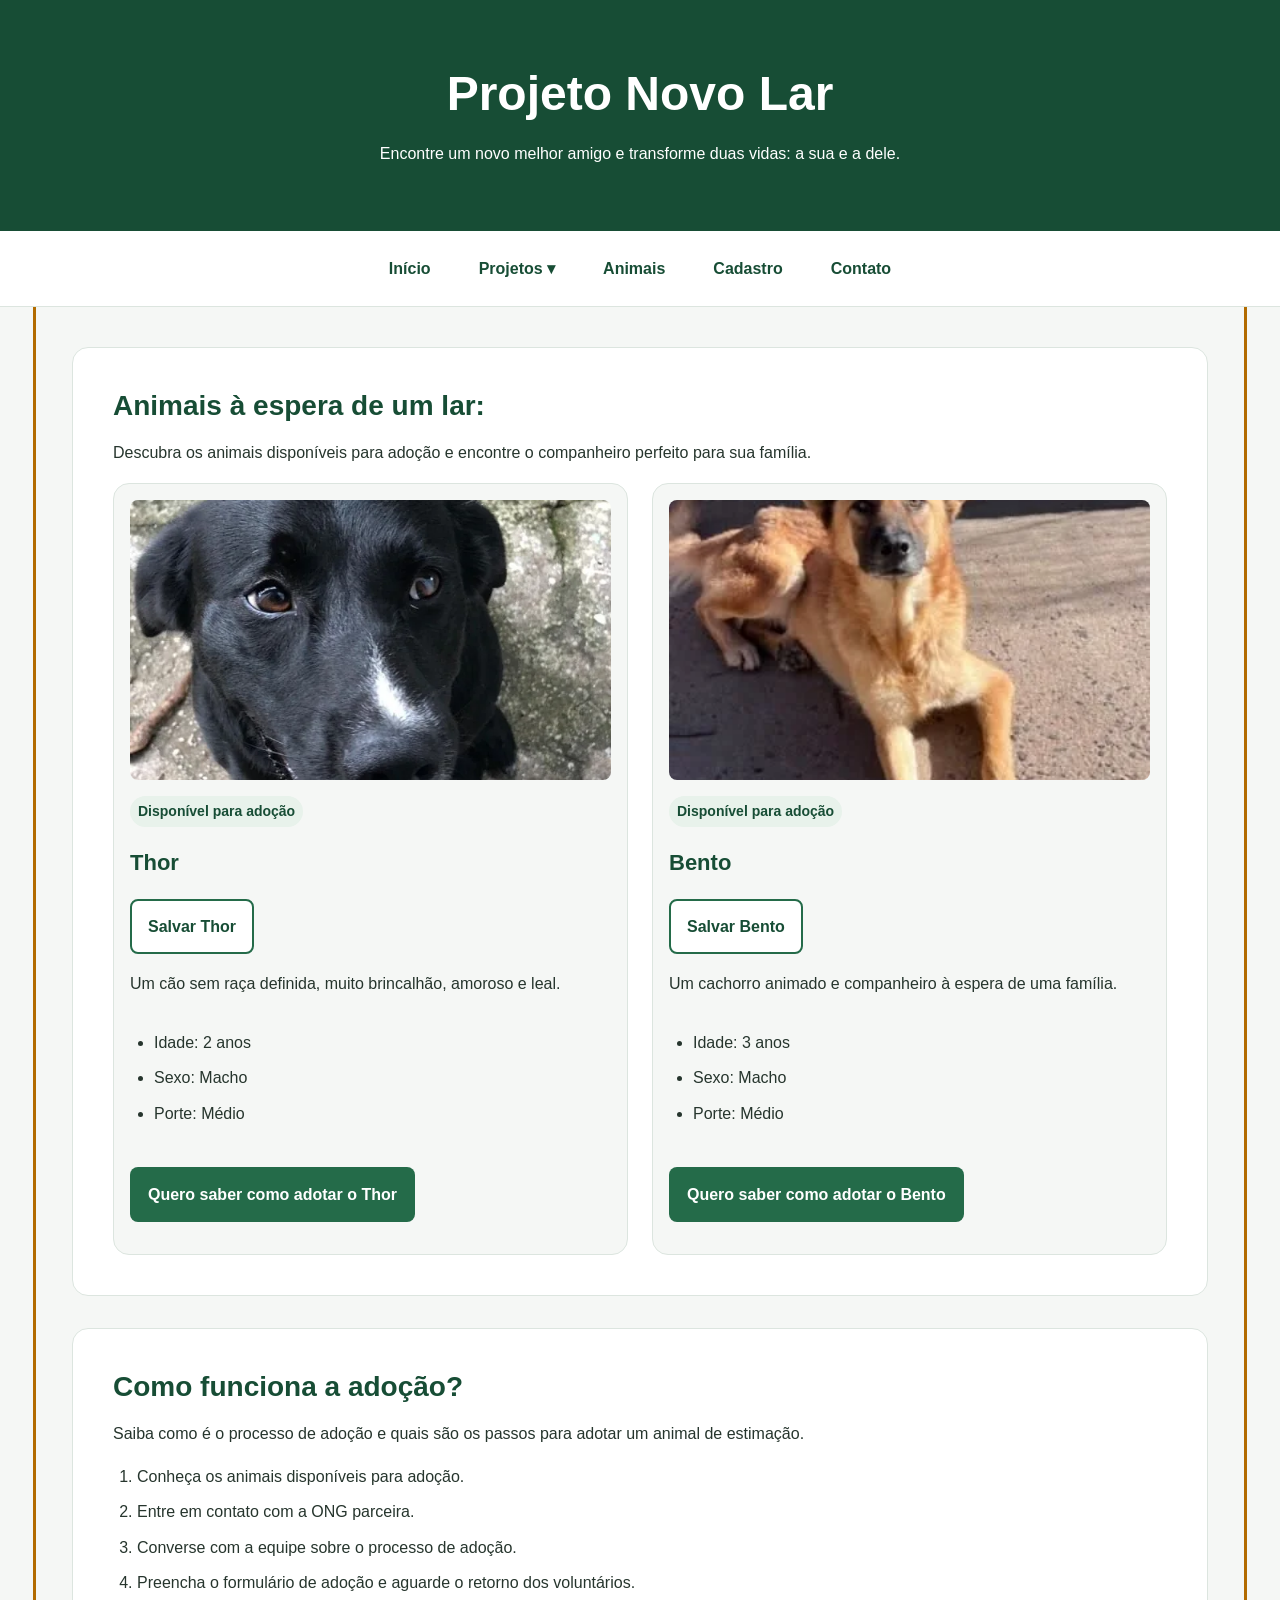
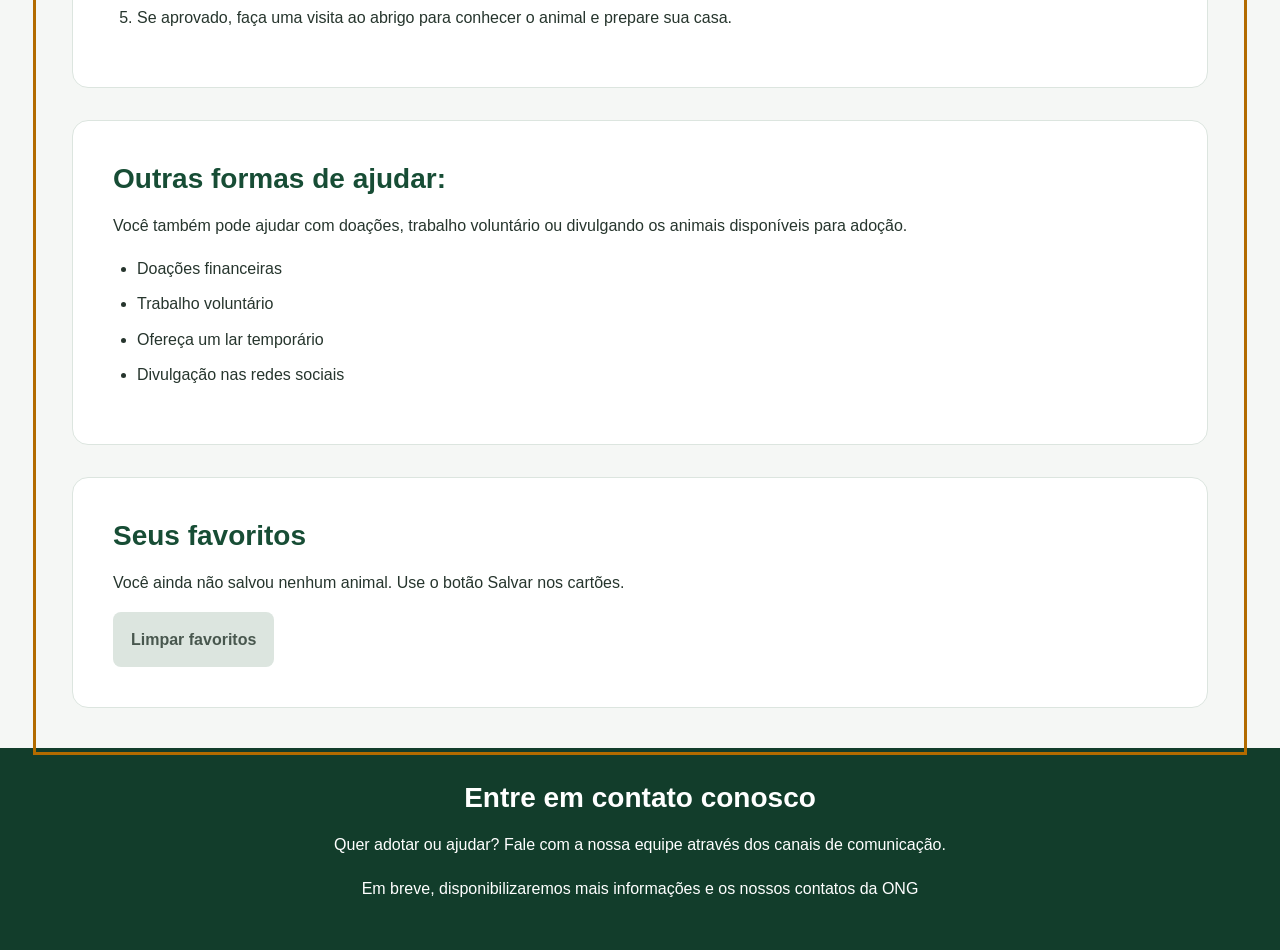
<file: index.html>
<!doctype html><html lang="pt-br"><head><meta charset="UTF-8"><meta name="viewport" content="width=device-width, initial-scale=1"><title>Projeto Novo Lar</title></head><body><p><a href="html/index.html">Abrir Projeto Novo Lar</a></p><script>location.replace("html/index.html" + location.search + location.hash);</script></body></html>
</file>
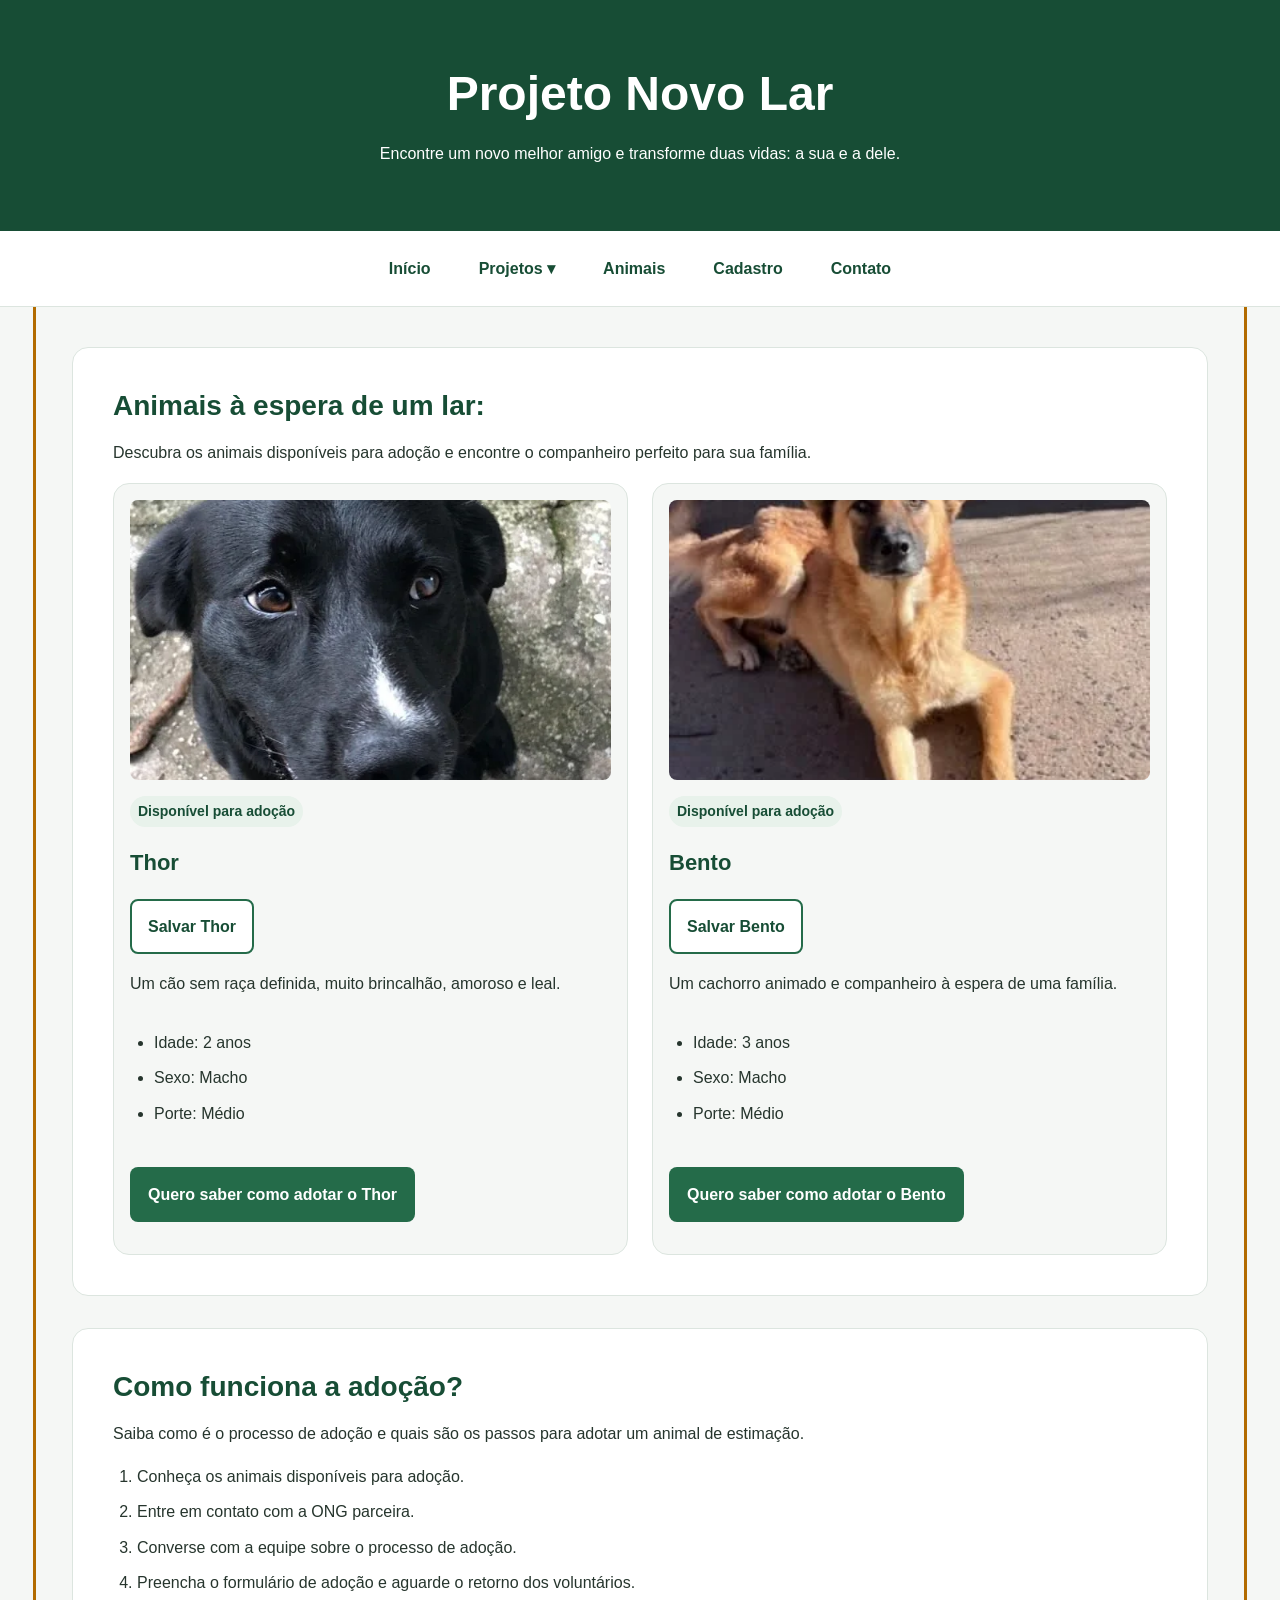
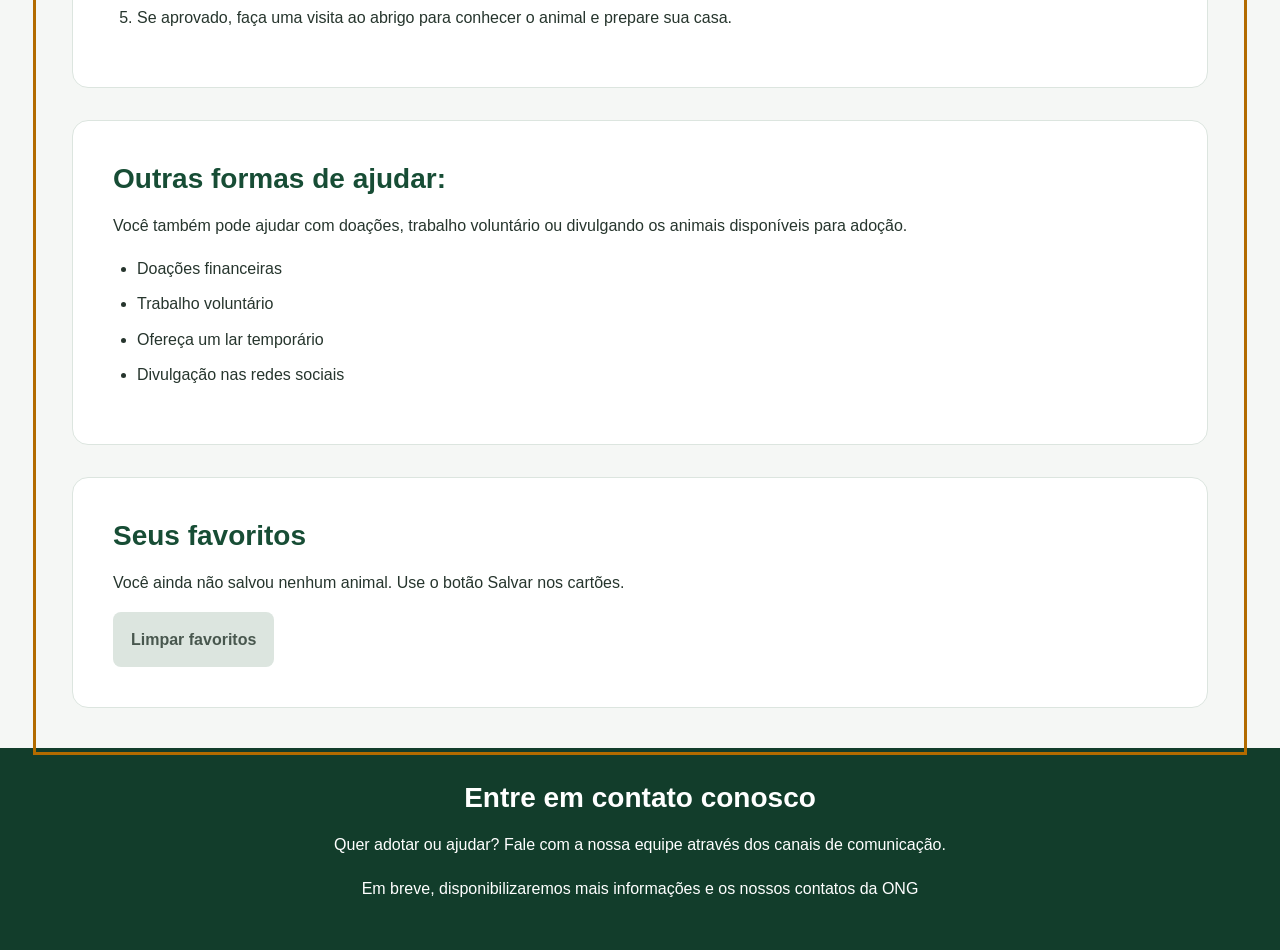
<file: html/index.html>
<!doctype html>
<html lang="pt-br">
  <head>
    <meta charset="UTF-8" />
    <meta name="viewport" content="width=device-width, initial-scale=1.0" />
    <title>Projeto Novo Lar: Adoção responsável</title>
    <link rel="stylesheet" href="../css/style.css" />
  </head>
  <body>
    <a class="pular" href="#conteudo">Pular para o conteúdo</a>
    <header>
      <h1>Projeto Novo Lar</h1>
      <p>
        Encontre um novo melhor amigo e transforme duas vidas: a sua e a dele.
      </p>
    </header>
    <nav aria-label="Navegação principal">
      <button
        class="menu-toggle"
        aria-controls="menu"
        aria-expanded="false"
        hidden
      >
        ☰ Menu
      </button>
      <ul class="menu" id="menu">
        <li><a href="#/inicio">Início</a></li>
        <li class="menu-item">
          <button
            class="submenu-toggle"
            aria-expanded="false"
            aria-controls="submenu"
          >
            Projetos ▾
          </button>
          <ul class="submenu" id="submenu">
            <li><a href="#/projetos/doacoes">Doações</a></li>
            <li><a href="#/projetos/voluntariado">Voluntariado</a></li>
          </ul>
        </li>
        <li><a href="#/inicio/animais">Animais</a></li>
        <li><a href="#/cadastro">Cadastro</a></li>
        <li><a href="#/inicio/contato">Contato</a></li>
      </ul>
    </nav>

    <main id="conteudo" tabindex="-1"></main>

    <footer id="contato">
      <h2>Entre em contato conosco</h2>
      <p>
        Quer adotar ou ajudar? Fale com a nossa equipe através dos canais de
        comunicação.
      </p>
      <p>
        Em breve, disponibilizaremos mais informações e os nossos contatos da
        ONG
      </p>
    </footer>
    <div
      class="toast"
      role="status"
      aria-live="polite"
      aria-atomic="true"
    ></div>
    
    
    
  <dialog id="confirmacao" aria-labelledby="titulo-modal">
      <h2 id="titulo-modal">Preenchimento concluído</h2>
      <p>
        Os campos passaram pela validação desta demonstração. Nenhum dado foi
        enviado.
      </p>
      <button id="fechar-modal">Fechar</button>
    </dialog>
<noscript><p class="alerta">Ative o JavaScript para navegar nesta aplicação.</p></noscript>
<script src="../js/vendor/vue.global.prod.js" defer></script>
<script src="../js/templates.js" defer></script>
<script src="../js/storage.js" defer></script>
<script src="../js/app.js" defer></script>
<script src="../js/favoritos.js" defer></script>
<script src="../js/cadastro.js" defer></script>
<script src="../js/router.js" defer></script>
</body>
</html>
</file>
<file: css/style.css>
/* Design System: cores, cinco níveis de texto e módulo de 8px. */
:root {
  --cor-primaria: #174d35;
  --cor-acao: #246b49;
  --cor-destaque: #b26b00;
  --cor-fundo: #f5f7f5;
  --cor-superficie: #fff;
  --cor-texto: #26352d;
  --cor-borda: #dce5df;
  --cor-rodape: #123d2b;
  --cor-sucesso: #19633c;
  --cor-erro: #a52323;
  --cor-suave: #e8f2eb;
  --texto-pequeno: 0.875rem;
  --texto-base: 1rem;
  --titulo-pequeno: 1.375rem;
  --titulo-medio: 1.75rem;
  --titulo-grande: 3rem;
  --espaco-1: 8px;
  --espaco-2: 16px;
  --espaco-3: 24px;
  --espaco-4: 32px;
  --espaco-5: 40px;
  --espaco-6: 48px;
  --espaco-7: 64px;
  --largura-conteudo: 1100px;
  --raio-padrao: 16px;
}
* {
  box-sizing: border-box;
}
body {
  margin: 0;
  background: var(--cor-fundo);
  color: var(--cor-texto);
  font:
    var(--texto-base) / 1.7 Arial,
    sans-serif;
}
h1,
h2,
h3 {
  line-height: 1.25;
}
h1 {
  font-size: clamp(2rem, 5vw, var(--titulo-grande));
  margin: 0 0 var(--espaco-2);
}
h2 {
  font-size: var(--titulo-medio);
  color: var(--cor-primaria);
  margin: 0 0 var(--espaco-2);
}
h3 {
  font-size: var(--titulo-pequeno);
  color: var(--cor-primaria);
}
small,
.badge {
  font-size: var(--texto-pequeno);
}
small {
  display: block;
}
header {
  padding: var(--espaco-6) var(--espaco-2);
  background: var(--cor-primaria);
  color: white;
  text-align: center;
}
header p {
  max-width: 650px;
  margin: auto;
}
nav {
  position: relative;
  background: white;
  border-bottom: 1px solid var(--cor-borda);
  padding: var(--espaco-2);
  z-index: 2;
}
.menu {
  display: flex;
  justify-content: center;
  align-items: center;
  flex-wrap: wrap;
  gap: var(--espaco-1);
  list-style: none;
  padding: 0;
  margin: 0;
}
.menu li {
  margin: 0;
}
.menu a,
.submenu-toggle {
  display: block;
  padding: var(--espaco-1) var(--espaco-2);
  text-decoration: none;
  color: var(--cor-primaria);
  background: transparent;
  border: 0;
  font: inherit;
  font-weight: bold;
  border-radius: 8px;
}
.menu-item {
  position: relative;
}
.submenu {
  display: none;
  position: absolute;
  top: 100%;
  left: 0;
  min-width: 180px;
  padding: 8px;
  list-style: none;
  background: white;
  border: 1px solid var(--cor-borda);
  border-radius: 8px;
  box-shadow: 0 8px 24px #123d2b26;
}
.menu-item:hover .submenu,
.menu-item:focus-within .submenu,
.menu-item.aberto .submenu {
  display: block;
}
.menu-item.fechado .submenu {
  display: none;
}
.menu a:hover,
.submenu-toggle:hover {
  background: var(--cor-suave);
}
main {
  display: grid;
  grid-template-columns: repeat(12, minmax(0, 1fr));
  gap: var(--espaco-3);
  max-width: var(--largura-conteudo);
  margin: auto;
  padding: var(--espaco-3) var(--espaco-2);
}
main > section {
  grid-column: 1/-1;
  min-width: 0;
  padding: var(--espaco-3);
  background: white;
  border: 1px solid var(--cor-borda);
  border-radius: var(--raio-padrao);
}
.animais {
  display: grid;
  grid-template-columns: repeat(12, minmax(0, 1fr));
  gap: var(--espaco-3);
}
.animal {
  grid-column: span 12;
  display: flex;
  flex-direction: column;
  align-items: flex-start;
  padding: var(--espaco-2);
  background: var(--cor-fundo);
  border: 1px solid var(--cor-borda);
  border-radius: var(--raio-padrao);
}
picture {
  display: block;
  width: 100%;
}
.animal img {
  display: block;
  width: 100%;
  height: 280px;
  object-fit: cover;
  border-radius: 8px;
}
.animal > p:last-child {
  margin-top: auto;
  padding-top: 16px;
}
.badge {
  display: inline-block;
  padding: 4px 8px;
  border-radius: 32px;
  background: var(--cor-suave);
  color: var(--cor-primaria);
  margin-top: 16px;
  font-weight: bold;
}
ul,
ol {
  padding-left: 24px;
}
li {
  margin-bottom: 8px;
}
button,
main a {
  display: inline-block;
  padding: 12px 16px;
  border: 2px solid transparent;
  border-radius: 8px;
  background: var(--cor-acao);
  color: white;
  font: inherit;
  font-weight: bold;
  text-decoration: none;
  cursor: pointer;
  transition:
    background 0.2s,
    box-shadow 0.2s,
    transform 0.2s;
}
button:hover,
main a:hover {
  background: var(--cor-primaria);
  box-shadow: 0 4px 12px #123d2b26;
}
button:active,
main a:active {
  transform: translateY(1px);
}
button:disabled {
  background: #dce5df;
  color: #48574e;
  cursor: not-allowed;
  box-shadow: none;
}
.secundario {
  background: white;
  border-color: var(--cor-acao);
  color: var(--cor-primaria);
}
.secundario:hover,
.secundario[aria-pressed="true"] {
  background: var(--cor-primaria);
  color: white;
}
:focus-visible {
  outline: 3px solid var(--cor-destaque);
  outline-offset: 4px;
}
.pular {
  position: absolute;
  left: 16px;
  top: -100px;
  padding: 16px;
  background: white;
  color: var(--cor-primaria);
  z-index: 5;
}
.pular:focus {
  top: 8px;
}
footer {
  text-align: center;
  padding: var(--espaco-4) var(--espaco-2);
  background: var(--cor-rodape);
  color: white;
}
footer h2 {
  color: white;
}
footer a {
  color: white;
  text-underline-offset: 4px;
}
form {
  max-width: 700px;
  margin: auto;
}
fieldset {
  min-width: 0;
  padding: var(--espaco-2);
  margin: 24px 0;
  border: 1px solid #75877c;
  border-radius: 8px;
}
legend {
  color: var(--cor-primaria);
  font-size: var(--titulo-pequeno);
  font-weight: bold;
  padding: 0 8px;
}
label {
  display: block;
  font-weight: bold;
  margin-bottom: 8px;
}
input {
  width: 100%;
  min-width: 0;
  padding: 12px;
  border: 2px solid #75877c;
  border-radius: 8px;
  background: white;
  color: var(--cor-texto);
  font: inherit;
}
input:focus {
  border-color: var(--cor-acao);
}
input.tocado:invalid {
  border-color: var(--cor-erro);
  background: #fff6f6;
}
input.tocado:valid {
  border-color: var(--cor-sucesso);
}
.erro-campo {
  display: block;
  color: var(--cor-erro);
  font-size: var(--texto-pequeno);
}
.alerta {
  padding: 16px;
  border-left: 4px solid var(--cor-destaque);
  background: #fff6df;
  color: #563600;
  border-radius: 8px;
}
dialog {
  max-width: min(90vw, 520px);
  padding: 32px;
  border: 1px solid var(--cor-borda);
  border-radius: 16px;
  color: var(--cor-texto);
}
dialog::backdrop {
  background: #123d2b99;
}
.toast {
  position: fixed;
  bottom: 24px;
  right: 24px;
  max-width: calc(100vw - 48px);
  padding: 0;
  background: var(--cor-rodape);
  color: white;
  border-radius: 8px;
  z-index: 4;
}
.toast:not(:empty) {
  padding: 16px;
  box-shadow: 0 8px 24px #123d2b33;
}
.menu-toggle {
  display: none;
}
/* Cinco cenários mobile-first. */
@media (min-width: 480px) {
  main {
    padding: 32px 24px;
  }
  .menu {
    gap: 16px;
  }
  fieldset {
    padding: 24px;
  }
}
@media (min-width: 768px) {
  .animal {
    grid-column: span 6;
  }
  main > section {
    padding: 32px;
  }
}
@media (min-width: 1024px) {
  header {
    padding: 64px 32px;
  }
  main {
    gap: 32px;
    padding: 40px 32px;
  }
}
@media (min-width: 1280px) {
  :root {
    --largura-conteudo: 1200px;
  }
  main > section {
    padding: 40px;
  }
}
@media (min-width: 1536px) {
  :root {
    --largura-conteudo: 1320px;
  }
  main {
    padding-top: 48px;
    gap: 40px;
  }
}
@media (max-width: 767px) {
  .js .menu-toggle {
    display: block;
  }
  .js .menu {
    display: none;
  }
  .js .menu.menu--aberto {
    display: flex;
  }
  .menu {
    flex-direction: column;
    align-items: stretch;
  }
  .submenu {
    position: static;
    box-shadow: none;
  }
  .menu-toggle {
    width: 100%;
  }
}
@media (prefers-reduced-motion: reduce) {
  *,
  *::before,
  *::after {
    transition: none !important;
  }
}
</file>
